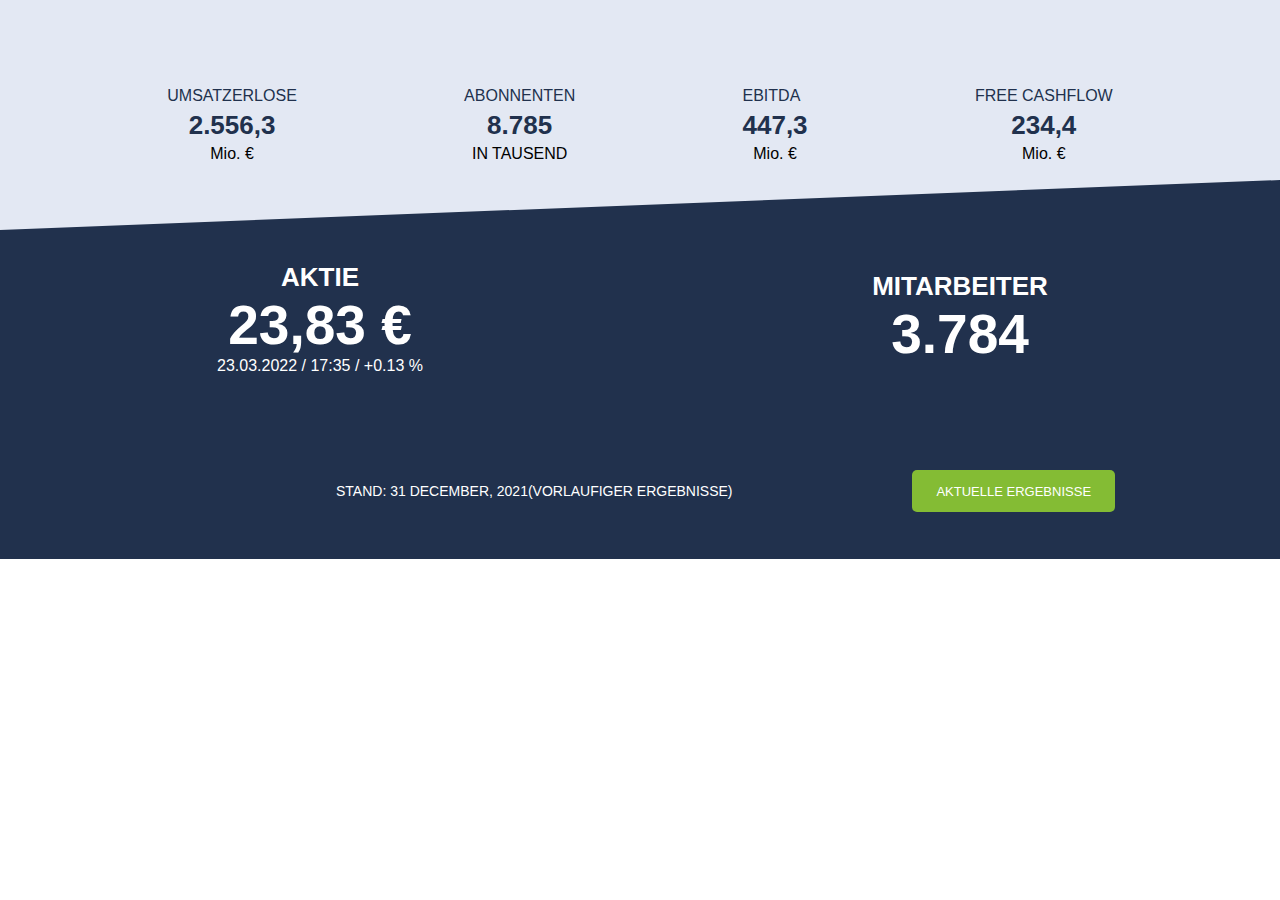
<file: first-css-task/index.html>
<!DOCTYPE html>
<html lang="en">
<head>
    <meta charset="UTF-8">
    <meta http-equiv="X-UA-Compatible" content="IE=edge">
    <meta name="viewport" content="width=device-width, initial-scale=1.0">
    <title>FREENET IN ZAHLEN</title>
    <link rel="stylesheet" href="./style.css" />
</head>
<body>
    <!-- section -->
    <section>
        <div class="main-body">
                <div class="freenet-zahlen">
                    <div class="umsatz-price">
                        <div class="zahlenContent">
                            <h1 class="zahlen-name">umsatzerlose</h1>
                            <p class="zahlen-nummer">2.556,3</p>
                            <span>Mio. €</span>
                        </div>                    
                    </div>
                    <div class="abonnent-price">
                        <div class="zahlenContent">
                            <h2 class="zahlen-name">abonnenten</h2>
                            <p class="zahlen-nummer">8.785</p>
                            <span>IN TAUSEND</span>
                        </div>                    
                    </div>
                    <div class="ebitda-price">
                        <div class="zahlenContent">
                            <h2 class="zahlen-name">ebitda</h2>
                            <p class="zahlen-nummer">447,3</p>
                            <span>Mio. €</span>
                        </div>                   
                    </div>
                    <div class="free-cashflow">
                        <div class="zahlenContent">
                            <h2 class="zahlen-name">free cashflow</h2>
                            <p class="zahlen-nummer">234,4</p>
                            <span>Mio. €</span>
                        </div>                    
                    </div>
                </div>
            <div class="arbeiter-zahlen">
                <div class="cell-1">
                    <div class="zahlenBoxContent">
                        <h3 class="zahlenBoxName">Aktie</h3>
                        <p class="zahlenBoxNummer">23,83 €</p>
                        <span>23.03.2022 / 17:35 / +0.13 %</span>
                    </div>
                </div>
                <div class="cell-2">
                    <div class="zahlenBoxContent">
                        <h3 class="zahlenBoxName">Mitarbeiter</h3>
                        <p class="zahlenBoxNummer">3.784</p>
                    </div>
                </div>
            </div>
            <div class="ergebnisse">
                <p class="zahlenBoxNummerStand"><span>STAND: 31 DECEMBER, 2021</span><span>(VORLAUFIGER ERGEBNISSE)</span></p>
                <a href="#" class="ergebnisse-btn">aktuelle ergebnisse</a>
            </div>
        </div>
    </section>
    <!--
      <section class="grid-container">
       <div class="freenet-zahlen">
           <div class="price-content-1">
               <div class="umsatz-price">
                  <h2 class="zahlen-name">umsatzerlose</h2>
                  <p class="zahlen-nummer">2.556,3</p>
                  <span>Mio. €</span>
               </div>
               <div class="abonnent-price">
                   <h2 class="zahlen-name">abonnenten</h2>
                   <p class="zahlen-nummer">8.785</p>
                   <span>IN TAUSEND</span>
               </div>
               <div class="ebitda-price">
                  <h2 class="zahlen-name">ebitda</h2>
                  <p class="zahlen-nummer">447,3</p>
                  <span>Mio. €</span>
               </div>
               <div class="free-cashflow">
                   <h2 class="zahlen-name">free cashflow</h2>
                   <p class="zahlen-nummer">234,4</p>
                   <span>Mio. €</span>
               </div>
           </div>           
       </div>
       <div class="arbeiter-zahlen">
            <div class="aktie">
                <h1>AKTIE</h1>
                <p>24,15 €</p>
                <span>23.03.2022/ 11.29 / +1,47 %</span>
            </div>
            <div class="mitarbeiter">
                <h1>MITARBEITER</h1>
                <p>3.784</p>
            </div>
       </div>
   </section>
    -->
   
</body>
</html>
</file>
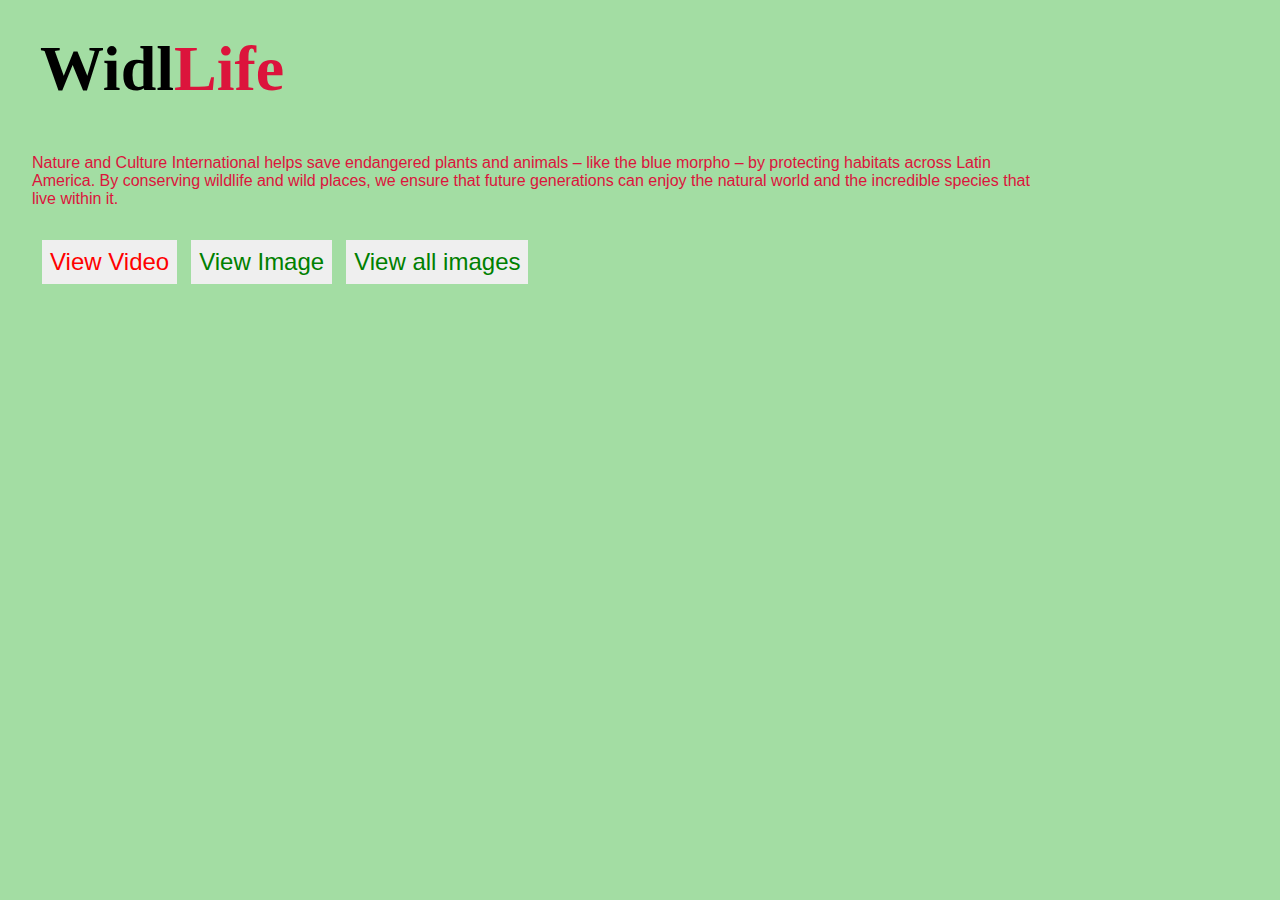
<file: lesson-1-sandeep/index.html>
<!DOCTYPE html>
<html lang="en">
<head>
    <meta charset="UTF-8">
    <meta http-equiv="X-UA-Compatible" content="IE=edge">
    <meta name="viewport" content="width=device-width, initial-scale=1.0">
    <title>Video embed</title>
    <link rel="stylesheet" href="./style.css"/>
    <script src='./app.js' defer></script>
</head>
<body>
    <section class="header">
       <div class="logo">
            <h1>Widl<span>Life</span></h1>
       </div>
    </section>
    <main class="main-nav">
        <div class="video-section">
            <div class="video-description">
                <p>Nature and Culture International helps save endangered plants and animals – like the blue morpho – by protecting habitats across Latin America. By conserving wildlife and wild places, we ensure that future generations can enjoy the natural world and the incredible species that live within it.</p>
            </div>
            <div class="buttons">
                <button id="video-btn">View Video</button>
                <button id="image-btn">View Image</button>
                <button id="allimages-btn">View all images</button>
            </div>
            <div class="video-image">
                
            </div>
            <!--
            <video class="video" autoplay loop muted plays-inline>
                 <source src="./wildlife.MP4" type="video/mp4">
            </video> -->
            <!--
            <img src='' alt="" />    
            -->
       </div>
    </main>    
</body>
</html>
</file>
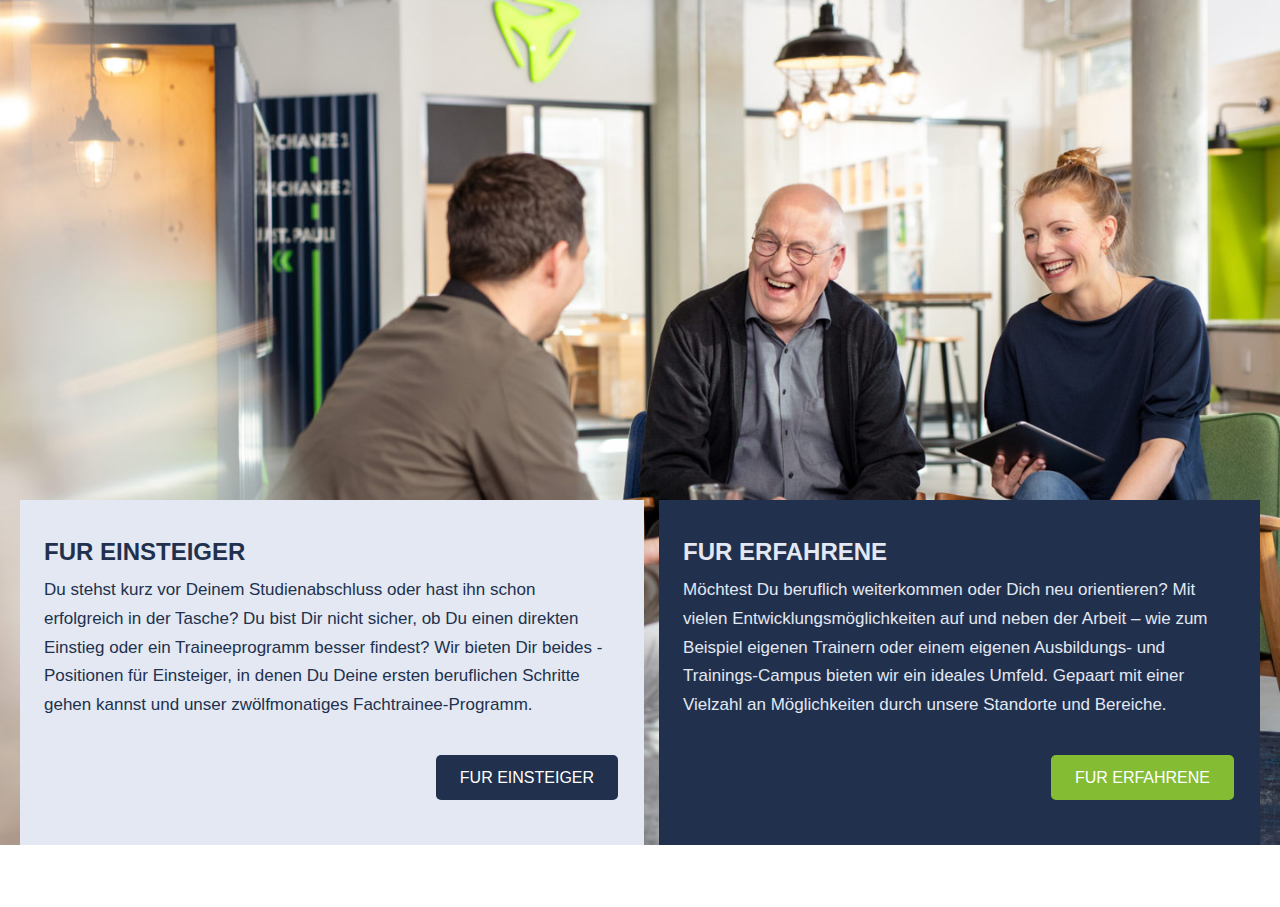
<file: responsive-website2/index.html>
<!DOCTYPE html>
<html lang="en">
<head>
    <meta charset="UTF-8">
    <meta http-equiv="X-UA-Compatible" content="IE=edge">
    <meta name="viewport" content="width=device-width, initial-scale=1.0">
    <link rel="stylesheet" href="./style.css" />
    <title>Second Task - CSS</title>
</head>
<body>
    <section>
       <div class="wrapper">
           <div class="teams">
               <div class="image-cell">
                     <img src="./frngrpunsereteam.jpg" />
               </div>
               <div class="einsteiger-erfahrene">
                    <div class="einsteiger">
                         <h3>fur einsteiger</h3>
                         <p>Du stehst kurz vor Deinem Studienabschluss oder hast ihn schon erfolgreich in der Tasche? Du bist Dir nicht sicher, ob Du einen direkten Einstieg oder ein Traineeprogramm besser findest? Wir bieten Dir beides - Positionen für Einsteiger, in denen Du Deine ersten beruflichen Schritte gehen kannst und unser zwölfmonatiges Fachtrainee-Programm.</p>
                         <div class="einsteiger-btn">
                            <a href="#">fur einsteiger</a>
                         </div>                         
                    </div>
                    <div class="erfahrene">
                        <h3>fur erfahrene</h3>
                        <p>Möchtest Du beruflich weiterkommen oder Dich neu orientieren? Mit vielen Entwicklungsmöglichkeiten auf und neben der Arbeit – wie zum Beispiel eigenen Trainern oder einem eigenen Ausbildungs- und Trainings-Campus bieten wir ein ideales Umfeld. Gepaart mit einer Vielzahl an Möglichkeiten durch unsere Standorte und Bereiche.</p>
                        <div class="erfahrene-btn">
                            <a href="#">fur erfahrene</a>
                        </div>                        
                    </div> 
               </div>               
            </div>
       </div>
    </section>
</body>
</html>
</file>
<file: first-css-task/style.css>
*{
    margin: 0;
    padding: 0;
    box-sizing: border-box;
    font-family: "Open Sans Regular", Arial, Helvetica, sans-serif;
}


.main-body{
    width: 100%;
    height: auto;
    background-color: rgb(33, 49, 77);
}

.freenet-zahlen{
    height: 230px;
    background-color: rgb(227, 232, 243);
    clip-path: polygon(0 0, 100% 0, 100% 180px, 0 100%);
}

.arbeiter-zahlen{
    display: flex;
    align-items: center;
    justify-content: center;
}

.ebitda-price,
.free-cashflow{
    display: none;
}

.umsatz-price{
    display: flex;
    align-items: center;
    justify-content: center;
}

.abonnent-price{
    display: flex;
    align-items: center;
    justify-content: center;
}



.zahlenContent .zahlen-name{
    font-size: 16px;
    padding-top: 20px;
    text-transform: uppercase;
    font-family: "Open Sans Regular", Arial, Helvetica, sans-serif;
    font-weight: 400;
    color: rgb(33, 49, 77);    
}

.zahlenContent .zahlen-nummer{
    font-family: "Open Sans Regular", Arial, Helvetica, sans-serif;
    font-weight: 700;
    font-size: 26px;
    color: rgb(33, 49, 77);
    line-height: 40px;
    text-align: center;
}

.zahlenContent span{
    display: block;
    text-align: center;
}

.arbeiter-zahlen{
    width: 100%;
    height: auto;
    display: flex;
    flex-direction: column;
}

.zahlenBoxContent{
  text-transform: uppercase;
  color: #fff;
  font-family: "Open Sans Regular", Arial, Helvetica, sans-serif;
}

.cell-1{
    width: 100%;
    display: flex;
    align-items: center;
    justify-content: center;
}

.zahlenBoxContent .zahlenBoxName{
    text-align: center;
    font-size: 26px;
}

.zahlenBoxContent .zahlenBoxNummer{
    text-align: center;
    font-size: 55px;
    font-weight: 750;
    margin-top: 0.7rem;
}
.zahlenBoxContent span{
    text-align: center;
}
.cell-2{
    width: 100%;
    display: flex;
    align-items: center;
    justify-content: center;
    margin-top: 5rem;
}

.ergebnisse{
    display: flex;
    flex-direction: column;
}

.ergebnisse .zahlenBoxNummerStand{
    color: #fff;
    font-size: 16px;
    margin: 3rem 1rem 0 1rem;
    display: inline-block;
}
.ergebnisse .zahlenBoxNummerStand span{
    line-height: 2rem;
    display: block;
}

.ergebnisse .ergebnisse-btn{
    background-color: rgb(132, 188, 52);
    margin: 15px auto;
    text-decoration: none;
    text-transform: uppercase;
    color: #fff;
    font-size: 16px;
    padding: 14.4px 24px 12.8px 24px;
    border-radius: 5px;
}

@media screen and (min-width: 700px){
   .freenet-zahlen{
       display: flex;
       justify-content: space-evenly;
   }
   .arbeiter-zahlen{
       display: flex;
       flex-direction: row;
       align-items: center;
   }
   .cell-2{
       margin: 0;
   }
   .zahlenBoxContent .zahlenBoxNummer{
       margin-top: 0;
   }

   .arbeiter-zahlen{
       margin-top: 2rem;
   }
   .ergebnisse{
    display: flex;
    flex-direction: row;
    padding-bottom: 2rem;
    align-items: center;
    margin-top: 5rem;
    margin-left: 1rem;
    }
    .ergebnisse .zahlenBoxNummerStand{
        margin: 0 15px;
    }
   .ergebnisse .zahlenBoxNummerStand span{
        display: inline;
        font-size: 14px;
   }
    .ergebnisse .zahlenBoxNummerStand .ergebnisse-btn{
        font-size: 14px;
        text-align: center;
        padding: 5px;
    }
}



@media screen and (min-width: 992px){
    .ebitda-price,
    .free-cashflow{
        display: block;
        display: flex;
        align-items: center;
        justify-content: center;
    }

    .ergebnisse {
        display: flex;
        align-items: center;
        justify-content: space-around;      
    }
    .ergebnisse .zahlenBoxNummerStand{
      margin-left: 20rem;
    }

    .ergebnisse .ergebnisse-btn{
        font-size: 13px; 
    }
}
/* *{
    margin: 0;
    padding: 0;
    box-sizing: border-box;
}


.grid-container{
    background-color: rgb(33,49,77);
    height: 60vh;
    width: 1100px;
    max-width: 100%;
    margin: 10px auto;
}

.freenet-zahlen{
    background-color: rgb(227, 232, 243);
    height: 40vh;
    clip-path: polygon(0 0, 100% 0, 100% 180px, 0 75%);
}

.price-content-1{
    display: flex;
    width: 100%;
    height: 40vh;
}

.umsatz-price, .abonnent-price, .ebitda-price, .free-cashflow{
   margin: 4rem auto;
}

.zahlen-name{
    font-weight: 400;
    text-align: center;
    color: rgb(33,49,77);
    text-transform: uppercase;
    font-size: 24px;
    font-family: "Open Sans Regular",Arial,Helvetica,sans-serif;
}

.zahlen-nummer{
    font-weight: 700;
    text-transform: uppercase;
    color: rgb(33,49,77);
    margin-top: 0.5rem;
    text-align: center;
    font-size: 40px;
    font-family: "Open Sans Regular",Arial,Helvetica,sans-serif;
}

.price-content-1 span{
    display: block;
    text-align: center;
    line-height: 24px;
    font-size: 16px;
}

.arbeiter-zahlen{
    display: flex;
    flex-direction: row;
    width: 1000px;
    max-width: 100%;
}

.aktie{
    width: 490px;
    height: auto;
}
.mitarbeiter{
    width: 490px;
} */
</file>
<file: lesson-1-sandeep/style.css>
*{
    margin: 0;
    padding: 0;
    box-sizing: border-box;
}

body{
    background-color: #a3dda3;
}

.header{
    width: 100%;
    margin: 0 auto;
}

.logo{
    margin-top: 2rem;
    font-size: 2rem;
}

.logo span{
    color: crimson;
}

.video-section{
    margin: 3rem 0 0 2rem;
    width: 1000px;
}

.video-description p{
    font-family: 'Segoe UI', Tahoma, Geneva, Verdana, sans-serif;
    color: crimson;
    font-size: 1rem;
}

.buttons{
    margin-top: 2rem;
}

button{
    margin-left: 10px;
}

#video-btn{
    color: red;
    font-size: 1.5rem;
    padding: 0.5rem;
    cursor: pointer;
    border: none;
}

#video-btn:hover{
    color: white;
    background-color: #ff7200;
}

#image-btn{
    color: green;
    font-size: 1.5rem;
    padding: 0.5rem;
    cursor: pointer;
    border: none;
}

#image-btn:hover{
    color: red;
    background-color: #ff7200;
}

.video-image{
    width: 100%;
    margin-top: 2rem;
}

.video-image .video{
    width: 100%;
}
.image{
    background-color: white;
    width: 100%;
    height: auto;
}



.image img{
    border-radius: 50%;
    width: 300px;
    height: 300px;
    margin: 0 auto;
    display: block;
} 


#allimages-btn{
    color: green;
    font-size: 1.5rem;
    padding: 0.5rem;
    cursor: pointer;
    border: none;
}

.all-images{
    background-color: skyblue;
    width: 100%;
    height: 600px;
    margin-bottom: 2rem;
    position: relative;
    
}

.all-images .image-1{
    margin: 10px;
    border: 2px solid white;
}

.all-images .image-2{
    position: absolute;
    top: 0;
    right: 0;
    margin: 10px;
    border: 2px solid white;
}

.all-images .image-3{
    position: absolute;
    bottom: 0;
    left: 0;
    margin: 10px;
    border: 2px solid white;
}

.all-images .image-4{
    position: absolute;
    bottom: 0;
    right: 0;
    margin: 10px;
    border: 2px solid white;
}

.all-images .image-5{
    display: flex;
    align-items: center;
    margin: 0 auto;
    border: 2px solid white;
}


.all-images img{
    width: 200px;
    height: 200px;
}

@media screen and (min-width:480px){
  .header{
      width: 1200px;
  }
}
</file>
<file: responsive-website2/style.css>
@import url('https://fonts.googleapis.com/css2?family=Nunito:wght@200;300;400;600&family=Open+Sans:wght@300&family=Poppins:wght@500;700;800;900&display=swap');
*{
    margin: 0;
    padding: 0;
    box-sizing: border-box;
    font-family: "Open Sans", sans-serif;
}
.wrapper{
    width: 100%;
    height: 100vh;
    margin: 0 auto;
}


.image-cell{
  width: 100%;  
  flex: 0 0 auto;
}

.image-cell img{
    width: 100%;
}

.teams{
    width: 100%;
    position: relative;
    display: flex;
    flex-direction: row;
    flex-wrap: wrap;
}

.einsteiger-erfahrene{
    display: flex;
    flex-direction: row;
    flex-wrap: wrap;
    position: absolute;
    top: 220px;
    left: 20px;
    right: 20px;
    flex-basis: auto;  
    padding-bottom: 62px; 
}

.einsteiger{
    background-color: rgb(227, 232, 243);
    padding: 38px 26px 20px 24px;
}

.erfahrene{
    background-color: rgb(33, 49, 77);
    padding: 38px 26px 20px 24px;
}
.einsteiger h3{
    text-transform: uppercase;
    color: rgb(33, 49, 77);
    font-size: 24px;
    font-weight: 800;
    font-family: "Open Sans Extrabold", Arial, Helvetica, sans-serif;
    margin-bottom: 10px;
}

.einsteiger p{
    font-size: 18px;
    font-weight: 500;
    font-family: "Open Sans Regular", sans-serif;
    color: rgb(33, 49, 77);
    overflow-wrap: break-word;
    line-height: 28.8px;
}

.einsteiger-btn a{
    background-color: rgb(33, 49, 77);
    color: #fff;
    text-decoration: none;
    text-transform: uppercase;   
    padding: 10px;
    border-radius: 5px;
    cursor: pointer;
    display: inline-block;
    text-align: center;
    padding: 14.4px 24px 12.8px 24px;
    font-family: "Open Sans Regular", sans-serif;
    margin-top: 35px;
    margin-bottom: 25px;
    margin-left: 45px;
}

.erfahrene h3{
    text-transform: uppercase;
    color: rgb(227, 232, 243);
    font-size: 24px;
    font-weight: 800;
    font-family: "Open Sans Extrabold", Arial, Helvetica, sans-serif;
    margin-bottom: 10px;
}

.erfahrene p{
    font-size: 18px;
    font-weight: 500;
    font-family: "Open Sans Regular", sans-serif;
    color: rgb(227, 232, 243);
    overflow-wrap: break-word;
    line-height: 28.8px;
}

.erfahrene-btn a{
    background-color: rgb(132, 188, 52);
    color: #fff;
    text-decoration: none;
    text-transform: uppercase;   
    padding: 10px;
    border-radius: 5px;
    cursor: pointer;
    display: inline-block;
    text-align: center;
    padding: 14.4px 24px 12.8px 24px;
    font-family: "Open Sans Regular", sans-serif;
    margin-top: 35px;
    margin-bottom: 25px;
    margin-left: 45px;
}

@media screen and (min-width: 600px){
    .einsteiger-erfahrene{
        top: 380px;
    }
}


@media screen and (min-width: 768px){
    .einsteiger-erfahrene{
        flex-wrap: nowrap;
    }
    .erfahrene{
        margin-left: 15px;
    }
    .einsteiger h3,
    .erfahrene h3{
        font-size: 24px;
    }
    .einsteiger p,
    .erfahrene p{
        font-size: 17px;
    }
    
    .einsteiger-btn,
    .erfahrene-btn{
        display: flex;
        align-items: center;
        display: inline-block;
        justify-content: center;
    }

}


@media screen and (min-width: 1170px){
    .einsteiger-erfahrene{
        top: 600px;
    }
    .einsteiger-btn,
    .erfahrene-btn{
        display: flex;
        justify-content: flex-end;
    }
}

@media screen and (min-width: 992px){
    .einsteiger-erfahrene{
        top: 500px;
    }
}
</file>
